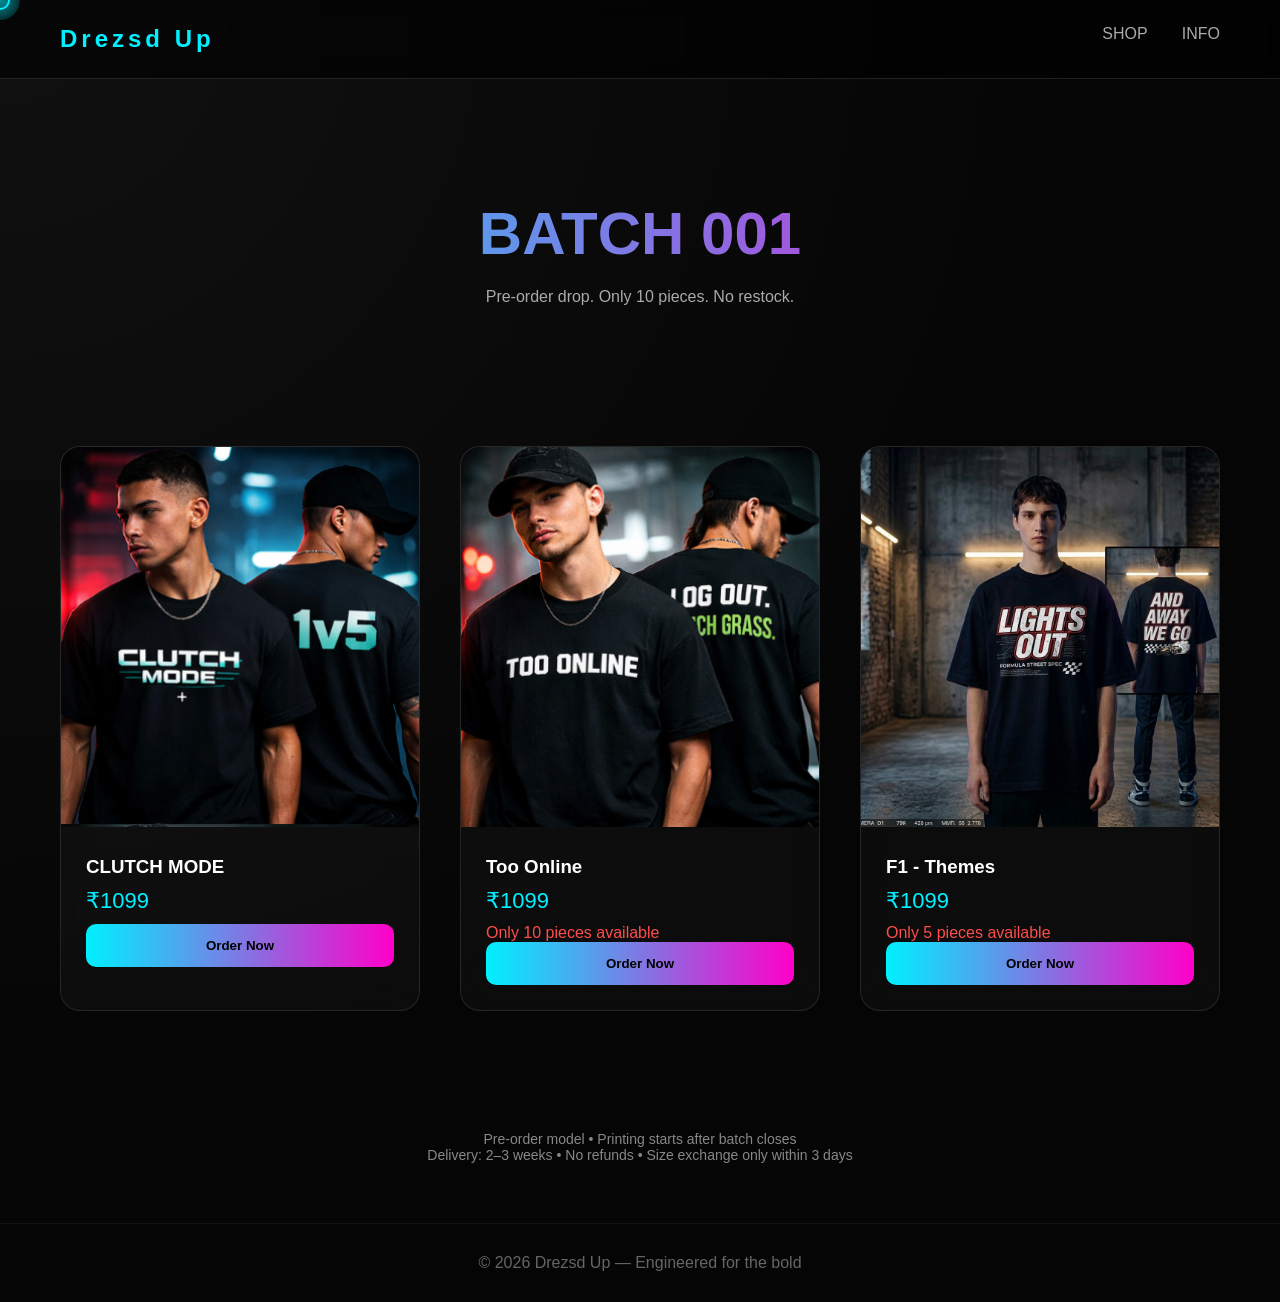
<file: index.html>
<!DOCTYPE html>
<html lang="en">
<head>
<meta charset="UTF-8">
<meta name="viewport" content="width=device-width, initial-scale=1.0">
<title>Drezsd Up | Batch 001</title>

<link href="https://fonts.googleapis.com/css2?family=Montserrat:wght@300;400;600;800&display=swap" rel="stylesheet">

<style>
:root{
  --bg:#050505;
  --accent:#00f0ff;
  --accent2:#ff00c8;
  --text:#ffffff;
}

*{margin:0;padding:0;box-sizing:border-box}

body{
  background:radial-gradient(circle at top left,#111 0%,#050505 60%);
  color:var(--text);
  font-family:'Orbitron',sans-serif;
  overflow-x:hidden;
  cursor:none;
}

/* Custom Cursor */
.cursor{
  width:20px;
  height:20px;
  border:2px solid var(--accent);
  border-radius:50%;
  position:fixed;
  pointer-events:none;
  transform:translate(-50%,-50%);
  transition:0.1s ease;
  z-index:9999;
}

.cursor-glow{
  width:40px;
  height:40px;
  background:radial-gradient(circle,var(--accent),transparent);
  position:fixed;
  border-radius:50%;
  pointer-events:none;
  transform:translate(-50%,-50%);
  z-index:9998;
  opacity:0.6;
}

header{
  display:flex;
  justify-content:space-between;
  padding:25px 60px;
  background:rgba(0,0,0,0.6);
  backdrop-filter:blur(10px);
  border-bottom:1px solid #222;
}

header h1{
  color:var(--accent);
  letter-spacing:4px;
  font-size:24px;
}

nav a{
  margin-left:30px;
  text-decoration:none;
  color:#aaa;
  transition:0.3s;
}

nav a:hover{
  color:var(--accent2);
}

.hero{
  text-align:center;
  padding:120px 20px 80px;
}

.hero h2{
  font-size:60px;
  background:linear-gradient(90deg,var(--accent),var(--accent2));
  -webkit-background-clip:text;
  -webkit-text-fill-color:transparent;
}

.hero p{
  margin-top:20px;
  color:#aaa;
}

.products{
  display:grid;
  grid-template-columns:repeat(auto-fit,minmax(300px,1fr));
  gap:40px;
  padding:60px;
}

.card{
  background:rgba(255,255,255,0.03);
  border:1px solid rgba(255,255,255,0.1);
  border-radius:20px;
  overflow:hidden;
  transition:0.4s;
  backdrop-filter:blur(20px);
}

.card:hover{
  transform:translateY(-15px) scale(1.02);
  box-shadow:0 0 30px var(--accent2);
}

.card img{
  width:100%;
  height:380px;
  object-fit:cover;
}

.card-content{
  padding:25px;
}

.price{
  color:var(--accent);
  font-size:22px;
  margin:10px 0;
}

button{
  width:100%;
  padding:14px;
  background:linear-gradient(90deg,var(--accent),var(--accent2));
  border:none;
  border-radius:10px;
  font-weight:bold;
  cursor:pointer;
  transition:0.3s;
}

button:hover{
  transform:scale(1.05);
  box-shadow:0 0 20px var(--accent);
}

footer{
  text-align:center;
  padding:30px;
  border-top:1px solid #111;
  color:#666;
}

</style>
</head>
<body>

<div class="cursor"></div>
<div class="cursor-glow"></div>

<header>
<h1>Drezsd Up</h1>
<nav>
<a href="#shop" onclick="scrollToSection('shop')">SHOP</a>
<a href="#info" onclick="scrollToSection('info')">INFO</a>
</nav>
</header>

<section class="hero">
<h2>BATCH 001</h2>
<p>Pre-order drop. Only 10 pieces. No restock.</p>
</section>

<section id="shop" class="products">

<div class="card">
<img src="images/clutchmode.png" alt="Clutch Mode Tee">
<div class="card-content">
<h3>CLUTCH MODE</h3>
<div class="price">₹1099</div>
<button onclick="orderNow(this)">Order Now</button>
</div>
</div>

<div class="card">
<img src="images/tooonline.png" alt="Too Online Tee">
<div class="card-content">
<h3>Too Online</h3>
<div class="price">₹1099</div>
<p style="color:#ff4d4d;">Only 10 pieces available</p>
<button onclick="orderNow(this)">Order Now</button>
</div>
</div>

<div class="card">
<img src="images/Gemini_Generated_Image_cdr1aocdr1aocdr1.png" alt="Limited Tee">
<div class="card-content">
<h3>F1 - Themes</h3>
<div class="price">₹1099</div>
<p style="color:#ff4d4d;">Only 5 pieces available</p>
<button onclick="orderNow(this)">Order Now</button>
</div>
</div>

</section>

<section id="info" style="text-align:center;padding:60px 20px;color:#888;font-size:14px;">
Pre-order model • Printing starts after batch closes<br>
Delivery: 2–3 weeks • No refunds • Size exchange only within 3 days
</section>

<footer>
© 2026 Drezsd Up — Engineered for the bold
</footer>

<script>
const cursor=document.querySelector('.cursor');
const glow=document.querySelector('.cursor-glow');

document.addEventListener('mousemove',e=>{
  cursor.style.left=e.clientX+'px';
  cursor.style.top=e.clientY+'px';
  glow.style.left=e.clientX+'px';
  glow.style.top=e.clientY+'px';
});

function scrollToSection(id){
  const el = document.getElementById(id);
  if(el){
    el.scrollIntoView({behavior:'smooth'});
  }
}

function orderNow(button){
  const product = button.parentElement.querySelector('h3').innerText;
  const message = `Hi, I want to order the ${product}.%0ASize:%0AQuantity:`;
  // Replace 919876543210 with your real WhatsApp number (country code + number, no + or spaces)
  const phone = "919766872064";
  const encoded = encodeURIComponent(`Hi, I want to order the ${product}.
Size: 
Quantity:`);
  window.location.href = `https://wa.me/${phone}?text=${encoded}`;
}
</script>

</body>
</html>
</file>
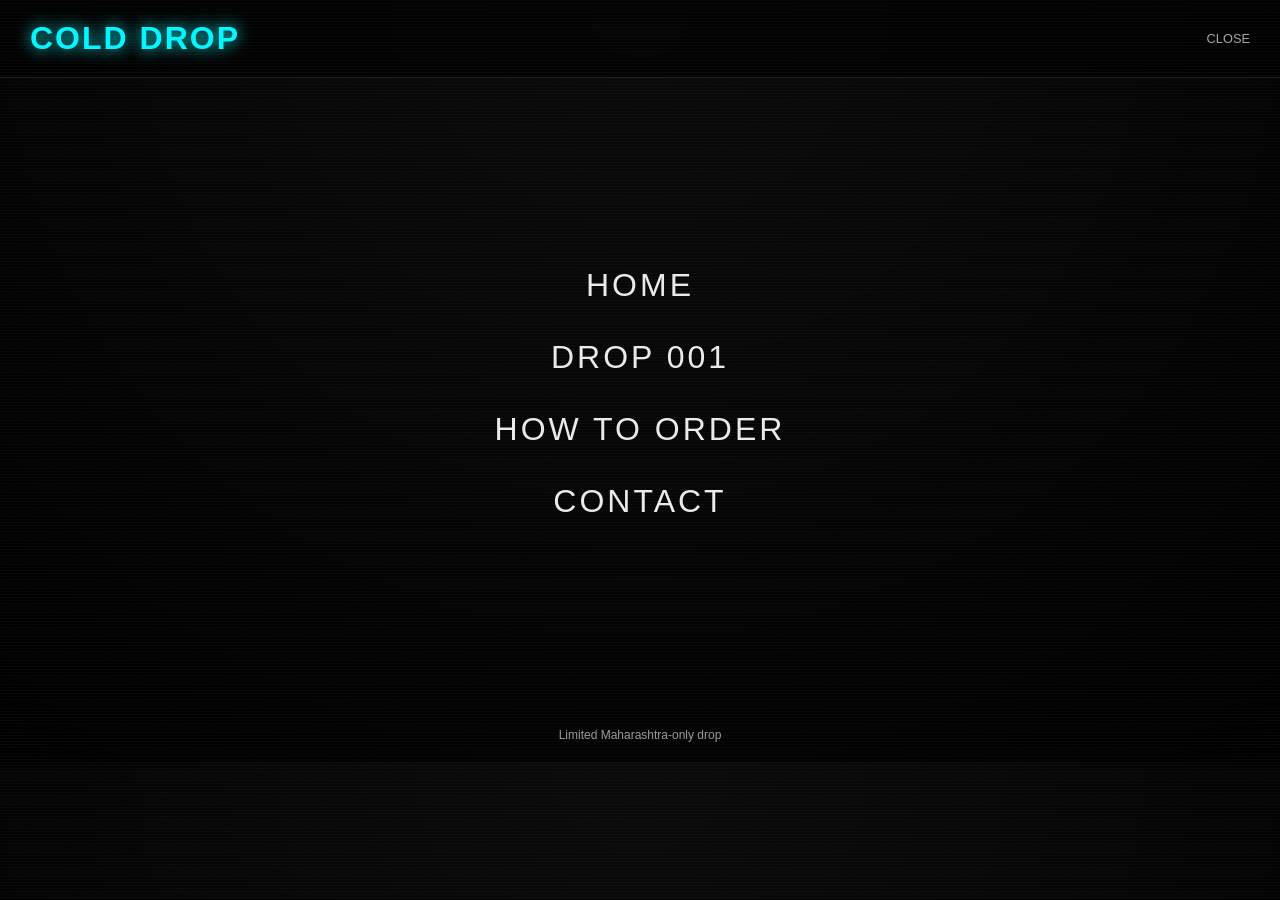
<file: menu.html>
<!DOCTYPE html>
<html lang="en">
<head>
  <meta charset="UTF-8" />
  <meta name="viewport" content="width=device-width, initial-scale=1.0" />
  <title>Menu — COLD DROP</title>

  <link href="https://fonts.googleapis.com/css2?family=Orbitron:wght@400;600;800&display=swap" rel="stylesheet">
  <link rel="stylesheet" href="style.css">
</head>
<body class="menu-page">

  <header class="menu-header">
    <h1>COLD DROP</h1>
    <a href="index.html" class="close-btn">CLOSE</a>
  </header>

  <main class="menu-container">
    <a href="index.html#home" class="menu-item">HOME</a>
    <a href="index.html#shop" class="menu-item">DROP 001</a>
    <a href="index.html#how" class="menu-item">HOW TO ORDER</a>
    <a href="index.html#contact" class="menu-item">CONTACT</a>
  </main>

  <footer class="menu-footer">
    <p>Limited Maharashtra-only drop</p>
  </footer>

  <script src="script.js"></script>
</body>
</html>
</file>
<file: style.css>
:root {
  --bg: #050505;
  --card: #0c0c0c;
  --neon: #00f7ff;
  --text: #eaeaea;
  --muted: #9a9a9a;
}

* {
  margin: 0;
  padding: 0;
  box-sizing: border-box;
  font-family: 'Montserrat', sans-serif;
}

body {
  background: radial-gradient(circle at top, #0a0a0a, #000);
  color: var(--text);
  overflow-x: hidden;
}

/* SCANLINES */
body::after {
  content: "";
  position: fixed;
  inset: 0;
  pointer-events: none;
  background: repeating-linear-gradient(
    to bottom,
    rgba(255,255,255,0.03),
    rgba(255,255,255,0.03) 1px,
    transparent 1px,
    transparent 3px
  );
  animation: scan 6s linear infinite;
}

@keyframes scan {
  from { background-position: 0 0; }
  to { background-position: 0 100px; }
}

/* NAV */
header {
  position: sticky;
  top: 0;
  padding: 20px 30px;
  display: flex;
  justify-content: space-between;
  background: rgba(0,0,0,0.6);
  backdrop-filter: blur(10px);
  border-bottom: 1px solid rgba(0,247,255,0.2);
}

header h1 {
  color: var(--neon);
  text-shadow: 0 0 15px var(--neon);
}

nav a {
  margin-left: 20px;
  text-decoration: none;
  color: var(--text);
  opacity: 0.8;
}

nav a:hover {
  color: var(--neon);
}

/* HERO */
.hero {
  min-height: 90vh;
  display: flex;
  flex-direction: column;
  justify-content: center;
  align-items: center;
  text-align: center;
}

.hero h2 {
  font-size: 2.8rem;
  animation: glitch 3s infinite;
}

@keyframes glitch {
  0% { text-shadow: 2px 2px var(--neon); }
  50% { text-shadow: -2px -2px var(--neon); }
  100% { text-shadow: 2px 2px var(--neon); }
}

/* BUTTONS */
.cta, .order {
  margin-top: 20px;
  padding: 12px 24px;
  border: 1px solid var(--neon);
  color: var(--neon);
  text-decoration: none;
}

.cta:hover, .order:hover {
  background: var(--neon);
  color: #000;
}

/* PRODUCT */
.product {
  background: var(--card);
  padding: 30px;
  border-radius: 12px;
  box-shadow: 0 0 30px rgba(0,247,255,0.2);
}

.products-grid {
  display: grid;
  grid-template-columns: repeat(auto-fit, minmax(260px, 1fr));
  gap: 30px;
  margin-top: 40px;
}

/* FLOATING ORBS */
.orb {
  position: fixed;
  width: 200px;
  height: 200px;
  background: radial-gradient(circle, rgba(0,247,255,0.4), transparent 70%);
  filter: blur(40px);
}

.orb.one { top: 10%; left: -50px; }
.orb.two { bottom: 10%; right: -50px; }


/* JS animation helpers */
.hidden {
  opacity: 0;
  transform: translateY(30px);
  transition: all 0.8s ease;
}

.show {
  opacity: 1;
  transform: translateY(0);
}

/* ===== MENU PAGE ===== */

.menu-page {
  background: radial-gradient(circle at top, #0a0a0a, #000);
}

.menu-header {
  display: flex;
  justify-content: space-between;
  align-items: center;
  padding: 20px 30px;
  border-bottom: 1px solid rgba(255,255,255,0.1);
}

.menu-header h1 {
  color: var(--neon);
  letter-spacing: 2px;
}

.close-btn {
  color: var(--text);
  text-decoration: none;
  font-size: 0.8rem;
  opacity: 0.7;
}

.close-btn:hover {
  opacity: 1;
  color: var(--neon);
}

.menu-container {
  min-height: 70vh;
  display: flex;
  flex-direction: column;
  justify-content: center;
  align-items: center;
  gap: 35px;
}

.menu-item {
  font-size: 2rem;
  letter-spacing: 3px;
  text-decoration: none;
  color: var(--text);
  position: relative;
  transition: 0.3s;
}

.menu-item::after {
  content: "";
  position: absolute;
  width: 0;
  height: 2px;
  background: var(--neon);
  left: 0;
  bottom: -8px;
  transition: 0.3s;
}

.menu-item:hover {
  color: var(--neon);
}

.menu-item:hover::after {
  width: 100%;
}

.menu-footer {
  text-align: center;
  padding: 20px;
  font-size: 0.75rem;
  color: var(--muted);
}
</file>
